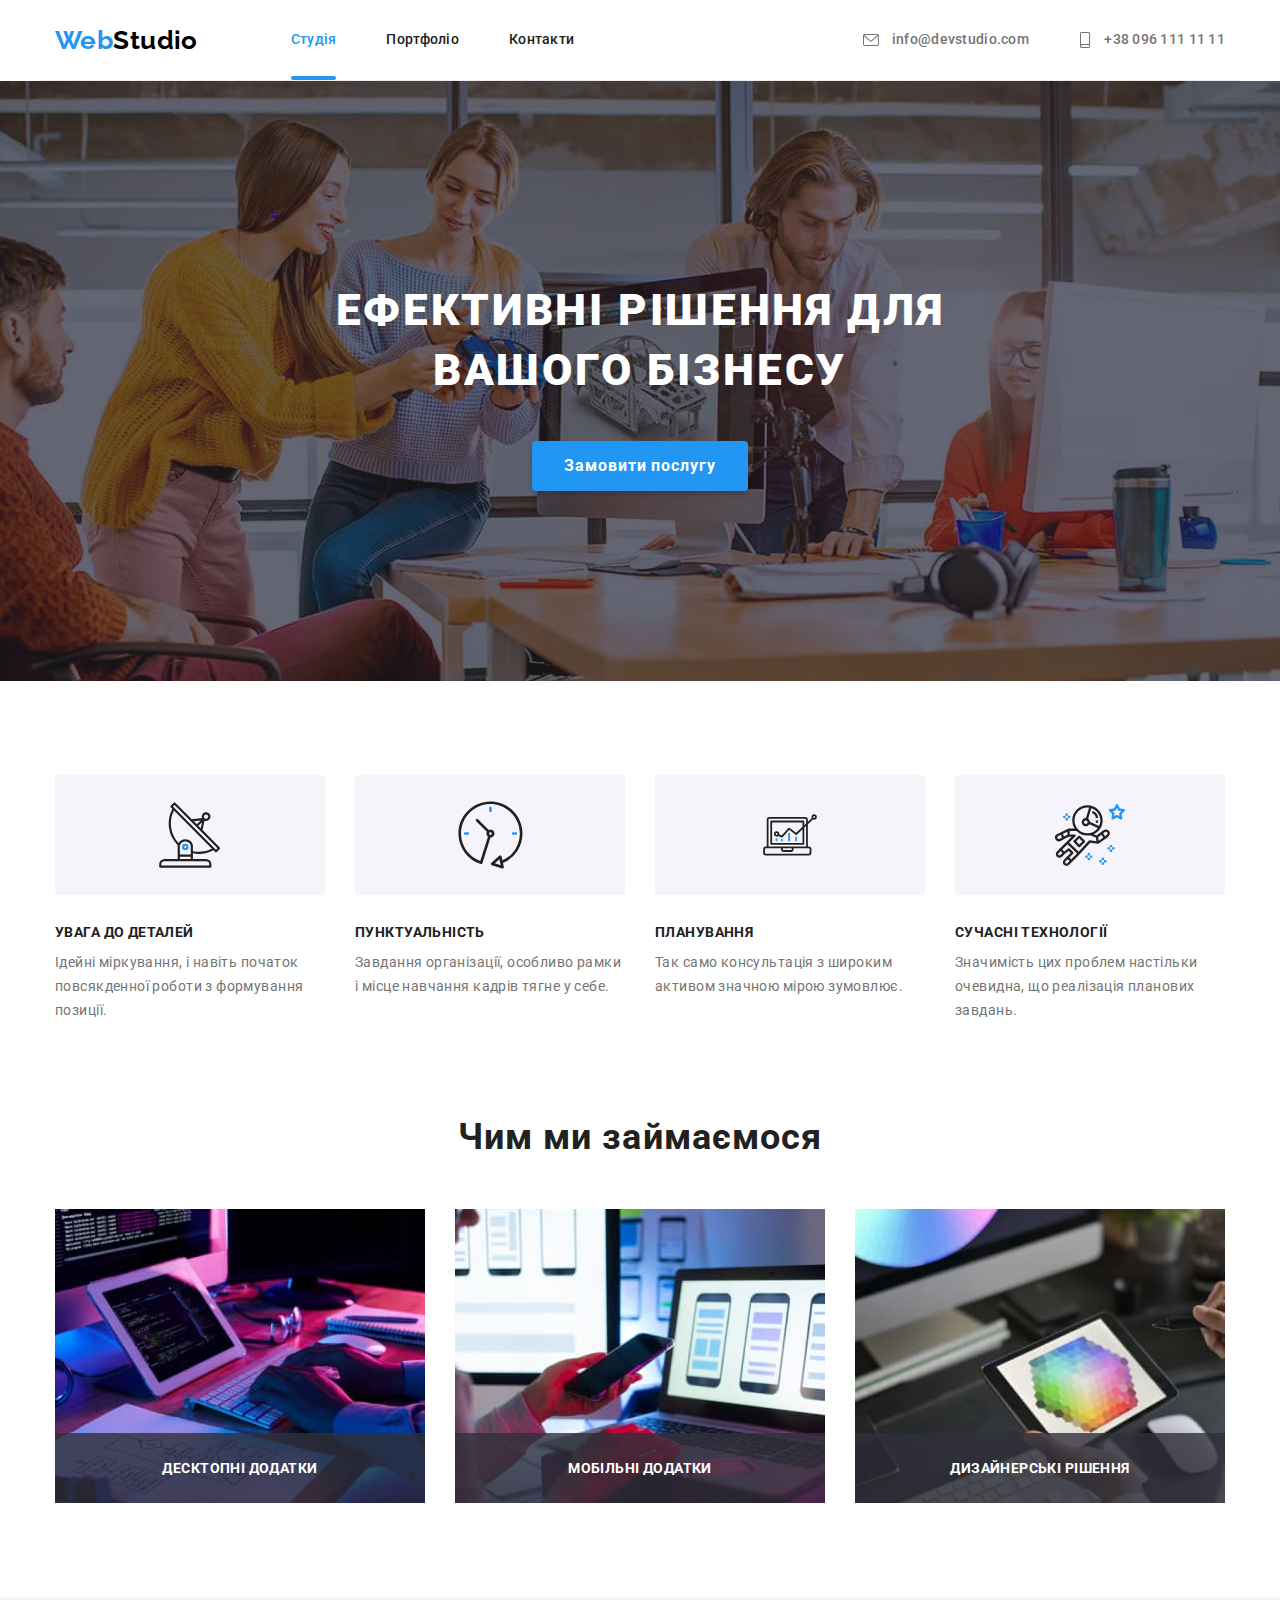
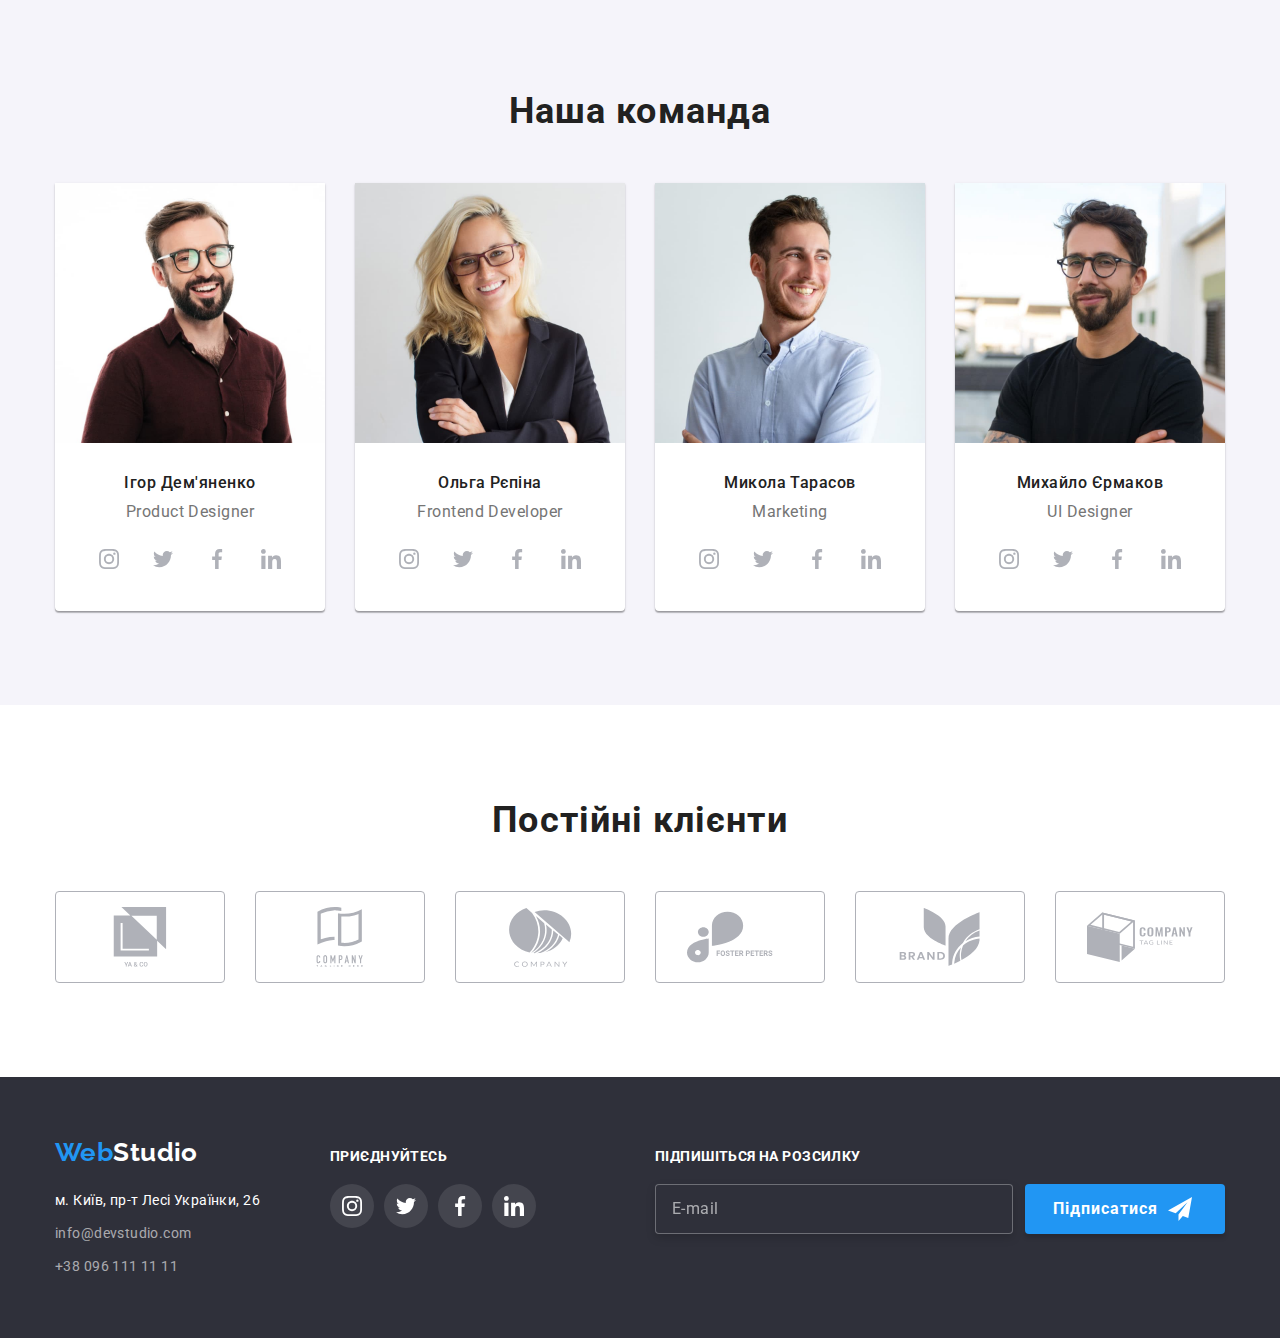
<file: index.html>
<!DOCTYPE html>
<html lang="uk">
  <head>
    <meta charset="UTF-8" />
    <meta name="viewport" content="width=device-width, initial-scale=1.0" />
    <link type="images/icons" sizes="96x96" rel="icon" href="/images/icons/icons8-keyshot-96.png" />
    <link rel="preconnect" href="https://fonts.googleapis.com" />
    <link rel="preconnect" href="https://fonts.gstatic.com" crossorigin />
    <link
      href="https://fonts.googleapis.com/css2?family=Raleway:wght@700&family=Roboto:wght@400;500;700;900&display=swap"
      rel="stylesheet"
    />
    <link
      rel="stylesheet"
      href="https://cdnjs.cloudflare.com/ajax/libs/modern-normalize/1.1.0/modern-normalize.min.css"
    />
    <link rel="stylesheet" href="./css/main.min.css" />
    <title>Студія</title>
  </head>
  <body>
    <!-- Header -->
    <header>
      <div class="header-nav container">
        <!-- Main navigation -->
        <nav class="nav-menu">
          <a href="index.html" class="logo"><span class="logo-color">Web</span>Studio</a>
          <ul class="nav-list">
            <li class="nav-list__item">
              <a href="./index.html" class="nav-list__link studio current">Студія</a>
            </li>
            <li class="nav-list__item">
              <a href="./portfolio.html" class="nav-list__link">Портфоліо</a>
            </li>
            <li class="nav-list__item">
              <a href="./index.html" class="nav-list__link">Контакти</a>
            </li>
          </ul>
        </nav>
        <ul class="contacts">
          <li class="contacts__item">
            <a class="contacts__link" href="mailto:info@devstudio.com">
              <svg class="contacts__svg" width="16" height="12">
                <use class="header-icon" href="./images/icons.svg#icon-mail"></use>
              </svg>
              info@devstudio.com
            </a>
          </li>
          <li class="contacts__item">
            <a class="contacts__link" href="tel:+380961111111">
              <svg class="contacts__svg" width="12" height="16">
                <use class="header-icon" href="./images/icons.svg#icon-smartphone"></use>
              </svg>
              +38 096 111 11 11
            </a>
          </li>
        </ul>
      </div>
    </header>
    <!-- Main -->
    <main>
      <!-- Hero -->
      <section class="hero">
        <div class="container">
          <h1 class="hero-title">Ефективні рішення для вашого бізнесу</h1>
          <button data-open-modal class="button-hero" type="button">Замовити послугу</button>
        </div>
      </section>

      <!-- Feature -->
      <section class="feature">
        <div class="container">
          <h2 class="feature-title visually-hidden">Особливості</h2>

          <ul class="feature-list">

            <li class="feature-list__item">
              <div class="feature-list__svg">
                <svg class="" width="65.32" height="70">
                  <use href="./images/icons.svg#icon-antenna"></use>
                </svg>
              </div>
              <h3 class="feature-lable">Увага до деталей</h3>
              <p class="feature-text">
                Ідейні міркування, і навіть початок повсякденної роботи з формування позиції.
              </p>
            </li>

            <li class="feature-list__item">
              <div class="feature-list__svg">
                <svg class="" width="66.96" height="70">
                  <use href="./images/icons.svg#icon-clock"></use>
                </svg>
              </div>
              <h3 class="feature-lable">Пунктуальність</h3>
              <p class="feature-text">
                Завдання організації, особливо рамки і місце навчання кадрів тягне у себе.
              </p>
            </li>

            <li class="feature-list__item">
              <div class="feature-list__svg">
                <svg class="" width="70" height="53.69">
                  <use href="./images/icons.svg#icon-diagram"></use>
                </svg>
              </div>
              <h3 class="feature-lable">Планування</h3>
              <p class="feature-text">Так само консультація з широким активом значною мірою зумовлює.</p>
            </li>
            <li class="feature-list__item">
              <div class="feature-list__svg">
                <svg class="" width="70" height="70">
                  <use href="./images/icons.svg#icon-astronaut"></use>
                </svg>
              </div>
              <h3 class="feature-lable">Сучасні технології</h3>
              <p class="feature-text">
                Значимість цих проблем настільки очевидна, що реалізація планових завдань.
              </p>
            </li>

          </ul>
        </div>
      </section>
      <!-- Activity -->
      <section class="activity">
        <div class="container">
          <h2 class="activity-title">Чим ми займаємося</h2>
          <ul class="activity-list">
            <li class="activity-list__item">
              <div class="activity-list__element">
                <img src="images/box/box1.jpg" alt="Десктопні додатки" class="box" width="370" />
                <p class="activity-list__text">Десктопні додатки</p>
              </div>
            </li>
            <li class="activity-list__item">
              <div class="activity-list__element">
                <img src="images/box/box2.jpg" alt="Мобільні додатки" class="box" width="370" />
                <p class="activity-list__text">Мобільні додатки</p>
              </div>
            </li>
            <li class="activity-list__item">
              <div class="activity-list__element">
                <img src="images/box/box3.jpg" alt="Дизайнерські рішення" class="box" width="370" />
                <p class="activity-list__text">Дизайнерські рішення</p>
              </div>
            </li>
          </ul>
        </div>
      </section>
      <!-- Us team -->
      <section class="team">
        <div class="container">
          <h2 class="team-title">Наша команда</h2>
          <ul class="team-list">
            <li class="team-list__item item">
              <img
                src="images/team/team1.jpg"
                alt="Ігор Дем'яненко"
                class="photo"
                width="270"
                height="260"
              />
              <div class="team-list__social ">
                <h3 class="team-list_lable">Ігор Дем'яненко</h3>
                <p class="team-list__text" lang="en">Product Designer</p>
                <ul class="team-social">
                  <li class="team-social__item">
                    <a class="team-social__link" href="">
                      <svg width="20" height="20">
                        <use href="./images/icons.svg#icon-instagram"></use>
                      </svg>
                    </a>
                  </li>
                  <li class="team-social__item">
                    <a class="team-social__link" href="">
                      <svg width="20" height="20">
                        <use href="./images/icons.svg#icon-twitter"></use>
                      </svg>
                    </a>
                  </li>
                  <li class="team-social__item">
                    <a class="team-social__link" href="">
                      <svg width="20" height="20">
                        <use href="./images/icons.svg#icon-facebook"></use>
                      </svg>
                    </a>
                  </li>
                  <li class="team-social__item">
                    <a class="team-social__link" href="">
                      <svg width="20" height="20">
                        <use href="./images/icons.svg#icon-linkedin"></use>
                      </svg>
                    </a>
                  </li>
                </ul>
              </div>
            </li>
            <li class="team-list__item">
              <img
                src="images/team/team2.jpg"
                alt="Ольга Рєпіна"
                class="photo"
                width="270"
                height="260"
              />
              <div class="team-list__social">
                <h3 class="team-list_lable">Ольга Рєпіна</h3>
                <p class="team-list__text" lang="en">Frontend Developer</p>
                <ul class="team-social">
                  <li class="team-social__item">
                    <a class="team-social__link" href="">
                      <svg width="20" height="20">
                        <use href="./images/icons.svg#icon-instagram"></use>
                      </svg>
                    </a>
                  </li>
                  <li class="team-social__item">
                    <a class="team-social__link" href="">
                      <svg width="20" height="20">
                        <use href="./images/icons.svg#icon-twitter"></use>
                      </svg>
                    </a>
                  </li>
                  <li class="team-social__item">
                    <a class="team-social__link" href="">
                      <svg width="20" height="20">
                        <use href="./images/icons.svg#icon-facebook"></use>
                      </svg>
                    </a>
                  </li>
                  <li class="team-social__item">
                    <a class="team-social__link" href="">
                      <svg width="20" height="20">
                        <use href="./images/icons.svg#icon-linkedin"></use>
                      </svg>
                    </a>
                  </li>
                </ul>
              </div>
            </li>
            <li class="team-list__item">
              <img
                src="images/team/team3.jpg"
                alt="Микола Тарасов"
                class="photo"
                width="270"
                height="260"
              />
              <div class="team-list__social">
                <h3 class="team-list_lable">Микола Тарасов</h3>
                <p class="team-list__text" lang="en">Marketing</p>
                <ul class="team-social">
                  <li class="team-social__item">
                    <a class="team-social__link" href="">
                      <svg width="20" height="20">
                        <use href="./images/icons.svg#icon-instagram"></use>
                      </svg>
                    </a>
                  </li>
                  <li class="team-social__item">
                    <a class="team-social__link" href="">
                      <svg width="20" height="20">
                        <use href="./images/icons.svg#icon-twitter"></use>
                      </svg>
                    </a>
                  </li>
                  <li class="team-social__item">
                    <a class="team-social__link" href="">
                      <svg width="20" height="20">
                        <use href="./images/icons.svg#icon-facebook"></use>
                      </svg>
                    </a>
                  </li>
                  <li class="team-social__item">
                    <a class="team-social__link" href="">
                      <svg width="20" height="20">
                        <use href="./images/icons.svg#icon-linkedin"></use>
                      </svg>
                    </a>
                  </li>
                </ul>
              </div>
            </li>
            <li class="team-list__item">
              <img
                src="images/team/team4.jpg"
                alt="Михайло Єрмаков"
                class="photo"
                width="270"
                height="260"
              />
              <div class="team-list__social">
                <h3 class="team-list_lable">Михайло Єрмаков</h3>
                <p class="team-list__text" lang="en">UI Designer</p>
                <ul class="team-social">
                  <li class="team-social__item">
                    <a class="team-social__link" href="">
                      <svg width="20" height="20">
                        <use href="./images/icons.svg#icon-instagram"></use>
                      </svg>
                    </a>
                  </li>
                  <li class="team-social__item">
                    <a class="team-social__link" href="">
                      <svg width="20" height="20">
                        <use href="./images/icons.svg#icon-twitter"></use>
                      </svg>
                    </a>
                  </li>
                  <li class="team-social__item">
                    <a class="team-social__link" href="">
                      <svg width="20" height="20">
                        <use href="./images/icons.svg#icon-facebook"></use>
                      </svg>
                    </a>
                  </li>
                  <li class="team-social__item">
                    <a class="team-social__link" href="">
                      <svg width="20" height="20">
                        <use href="./images/icons.svg#icon-linkedin"></use>
                      </svg>
                    </a>
                  </li>
                </ul>
              </div>
            </li>
          </ul>
        </div>
      </section>
      <!-- Clients -->
      <section class="clients section">
        <div class="container">
          <h2 class="clients-title">Постійні клієнти</h2>
          <ul class="clients-list">
            <li class="clients-list__item">
              <a class="clients-list__link" href="#">
                <svg class="clients-list__icon" width="106" height="60">
                  <use href="./images/icons.svg#icon-client1"></use>
                </svg>
              </a>
            </li>
            <li class="clients-list__item">
              <a class="clients-list__link" href="#">
                <svg class="clients-list__icon" width="106" height="60">
                  <use href="./images/icons.svg#icon-client2"></use>
                </svg>
              </a>
            </li>
            <li class="clients-list__item">
              <a class="clients-list__link" href="#">
                <svg class="clients-list__icon" width="106" height="60">
                  <use href="./images/icons.svg#icon-client3"></use>
                </svg>
              </a>
            </li>
            <li class="clients-list__item">
              <a class="clients-list__link" href="#">
                <svg class="clients-list__icon" width="106" height="60">
                  <use href="./images/icons.svg#icon-client4"></use>
                </svg>
              </a>
            </li>
            <li class="clients-list__item">
              <a class="clients-list__link" href="#">
                <svg class="clients-list__icon" width="106" height="60">
                  <use href="./images/icons.svg#icon-client5"></use>
                </svg>
              </a>
            </li>
            <li class="clients-list__item">
              <a class="clients-list__link" href="#">
                <svg class="clients-list__icon" width="106" height="60">
                  <use href="./images/icons.svg#icon-client6"></use>
                </svg>
              </a>
            </li>
          </ul>
        </div>
      </section>
    </main>
    <!-- FOOTER -->
    <footer class="footer">
      <!-- Footer Address -->
      <div class="container">
        <div class="footer-contacts">
          <a href="index.html" class="logo-footer logo" lang="en"
            ><span class="logo-color">Web</span><span class="logo-color2">Studio</span></a
          >
          <address>
            <ul class="nodecor footer-contacts-list">
              <li class="footer-contacts-list__item">
                <a
                  href="https://goo.gl/maps/6Eq97cpLvWqihNQf9"
                  target="_blank"
                  rel="noopener noreferrer"
                  class="footer-contacts__address"
                  >м. Київ, пр-т Лесі Українки, 26</a
                >
              </li>
              <li class="footer-contacts-list__item">
                <a href="mailto:binfo@devstudio.com" class="footer-contacts__link"
                  >info@devstudio.com
                </a>
              </li>
              <li class="footer-contacts-list__item">
                <a href="tel:+380961111111" class="footer-contacts__link"
                  >+38 096 111 11 11</a
                >
              </li>
            </ul>
          </address>
        </div>
<!-- Footer Social -->
        <div class="footer-soc">
          <p class="footer-soc__text">приєднуйтесь</p>
          <ul class="footer-soc-list">
            <li class="footer-soc-list__item">
              <a class="footer-soc__link" href="">
                <svg class="footer-soc__icon" width="20" height="20">
                  <use href="./images/icons.svg#icon-instagram"></use>
                </svg>
              </a>
            </li>
            <li class="footer-soc-list__item">
              <a class="footer-soc__link" href="">
                <svg class="footer-soc__icon" width="20" height="20">
                  <use href="./images/icons.svg#icon-twitter"></use>
                </svg>
              </a>
            </li>
            <li class="footer-soc-list__item">
              <a class="footer-soc__link" href="">
                <svg class="footer-soc__icon" width="20" height="20">
                  <use href="./images/icons.svg#icon-facebook"></use>
                </svg>
              </a>
            </li>
            <li class="footer-soc-list__item">
              <a class="footer-soc__link" href="">
                <svg class="footer-soc__icon" width="20" height="20">
                  <use href="./images/icons.svg#icon-linkedin"></use>
                </svg>
              </a>
            </li>
          </ul>
        </div>

<!-- Footer form & Button -->
        <form class="footer-form-box">
          <p class="footer-form__text">Підпишіться на розсилку</p>

          <div class="footer-form">
            <label class="">
              <input class="footer-form__input" type="email" name="mail" placeholder="E-mail" />
            </label>
            <button class="button-footer" type="submit">
              Підписатися

              <svg class="button-footer__icon" width="24" height="24">
                <use href="./images/icons.svg#icon-send"></use>
              </svg>
            </button>
          </div>
        </form>
      </div>
    </footer>

    <!-- Modal Window -->
    <div data-modal class="backdrop is-hidden">
      <div class="modal">
        <button data-close-modal class="modal-small-button">
          <svg class="" width="20" height="20">
            <use class="modal-button__icon" href="./images/icons.svg#icon-close"></use>
          </svg>
        </button>

        <!-- Text modal window -->
        <form class="js-speaker-form">
          <p class="modal-title">Залиште свої дані, ми вам передзвонимо</p>

          <label class="modal-field">
            <span class="modal-field__label">Ім'я</span>
            <input class="modal-field__input" type="text" name="name" placeholder=" " />

            <svg class="modal-field__icon" width="18" height="18">
              <use href="./images/icons.svg#icon-persone"></use>
            </svg>
          </label>

          <label class="modal-field">
            <span class="modal-field__label">Телефон</span>
            <input class="modal-field__input" type="tel" name="tel" placeholder=" " />

            <svg class="modal-field__icon" width="18" height="18">
              <use href="./images/icons.svg#icon-mobile"></use>
            </svg>
          </label>

          <label class="modal-field">
            <span class="modal-field__label"> Пошта</span>
            <input class=" modal-field__input" type="email" name="mail" placeholder=" " />

            <svg class="modal-field__icon" width="18" height="18">
              <use href="./images/icons.svg#icon-email"></use>
            </svg>
          </label>

          <div class="modal-field">
            <label for="comment">
              <span class="modal-field__label">Коментар</span>
            </label>
            <textarea
              class="comment"
              name="comment"
              id="comment"
              cols="30"
              rows="4"
              placeholder="Введіть текст"
            ></textarea>
          </div>

          <label class="modal-checkbox">
            <input class="modal-checkbox__input" type="checkbox" name="policy" value="policy" />
            <span class="modal-checkbox__icon"></span>
            Погоджуюся з розсилкою та приймаю
            <a href="#" class="dogovor"> <span>Умови договору</span></a>
          </label>

          <div>
            <button class="modal-button" type="submit">Відправити</button>
          </div>
        </form>
      </div>
    </div>
    <script src="./java/modal.js"></script>
    <script>
      (() => {
        document.querySelector('.js-speaker-form').addEventListener('submit', e => {
          e.preventDefault();

          new FormData(e.currentTarget).forEach((value, name) => console.log(`${name}: ${value}`));

          e.currentTarget.reset();
        });
      })();
    </script>
  </body>
</html>
</file>
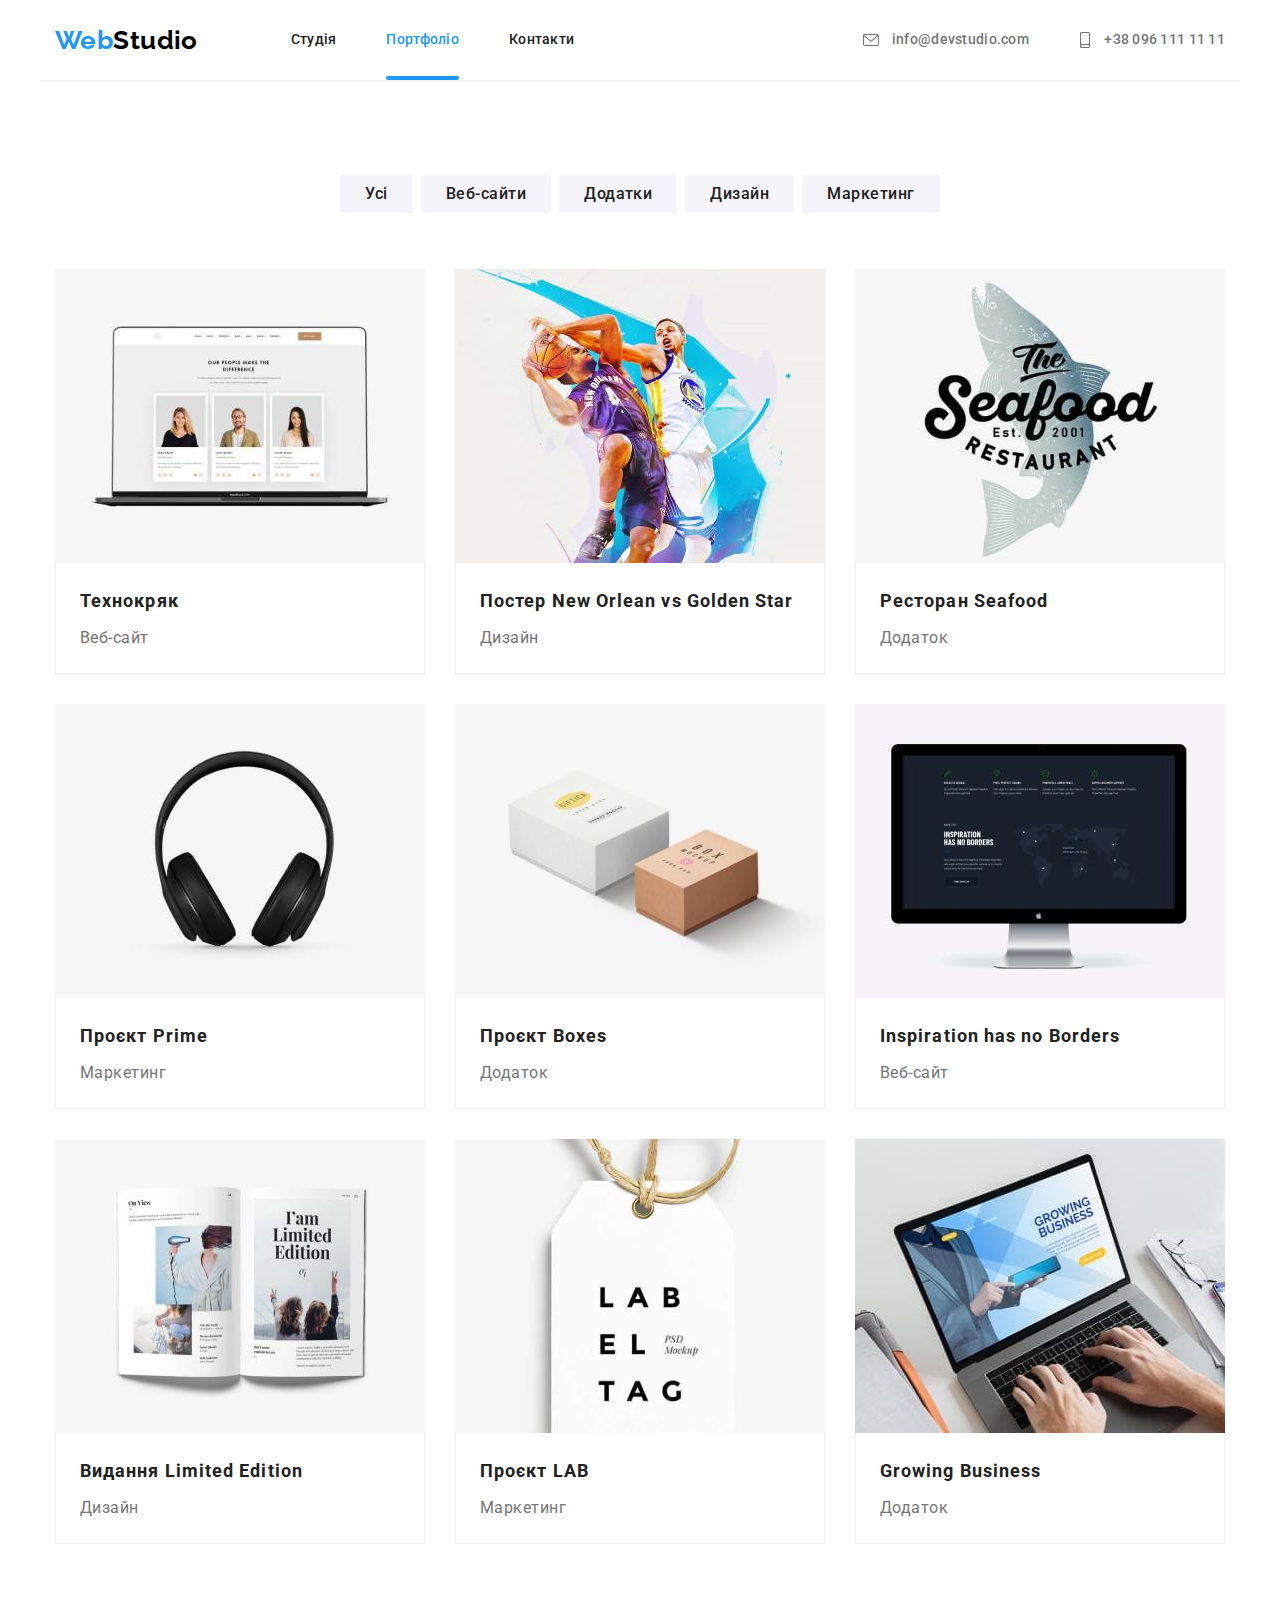
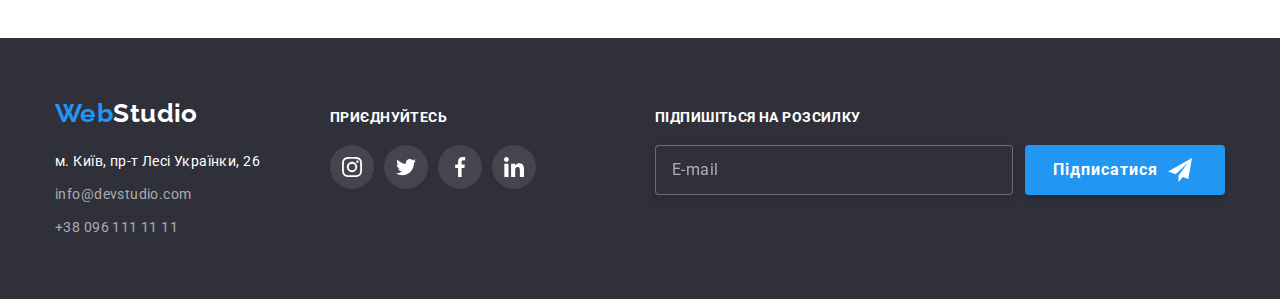
<file: portfolio.html>
<!DOCTYPE html>
<html lang="uk">
  <head>
    <meta charset="UTF-8" />
    <meta name="viewport" content="width=device-width, initial-scale=1.0" />
    <link type="images/icons" sizes="96x96" rel="icon" href="/images/icons/icons8-keyshot-96.png" />
    <link rel="preconnect" href="https://fonts.googleapis.com" />
    <link rel="preconnect" href="https://fonts.gstatic.com" crossorigin />
    <link
      href="https://fonts.googleapis.com/css2?family=Raleway:wght@700&family=Roboto:wght@400;500;700;900&display=swap"
      rel="stylesheet"
    />
    <link
      rel="stylesheet"
      href="https://cdnjs.cloudflare.com/ajax/libs/modern-normalize/1.1.0/modern-normalize.min.css"
    />
    <link rel="stylesheet" href="css/main.min.css" />
    <title>Портфоліо</title>
  </head>
  <body>
    <!-- Header -->
    <header>
      <div class="header-nav container">
        <!-- Main navigation -->
        <nav class="nav-menu">
          <a href="index.html" class="logo"><span class="logo-color">Web</span>Studio</a>
          <ul class="nav-list">
            <li class="nav-list__item">
              <a href="./index.html" class="nav-list__link">Студія</a>
            </li>
            <li class="nav-list__item">
              <a href="./portfolio.html" class="nav-list__link studio current">Портфоліо</a>
            </li>
            <li class="nav-list__item">
              <a href="./index.html" class="nav-list__link">Контакти</a>
            </li>
          </ul>
        </nav>
        <ul class="contacts">
          <li class="contacts__item">
            <a class="contacts__link" href="mailto:info@devstudio.com">
              <svg class="contacts__svg" width="16" height="12">
                <use class="header-icon" href="./images/icons.svg#icon-mail"></use>
              </svg>
              info@devstudio.com
            </a>
          </li>
          <li class="contacts__item">
            <a class="contacts__link" href="tel:+380961111111">
              <svg class="contacts__svg" width="12" height="16">
                <use class="header-icon" href="./images/icons.svg#icon-smartphone"></use>
              </svg>
              +38 096 111 11 11
            </a>
          </li>
        </ul>
      </div>
    </header>
    <main>
      <!-- Main -->
      <section class="portfolio">
        <div class="container">
          <h1 class="visually-hidden">Проекти</h1>
          <ul class="portfolio-list">
            <li class="portfolio-list__item"><button class="button-menu" type="button">Усі</button></li>
            <li class="portfolio-list__item">
              <button class="button-menu" type="button">Веб-сайти</button>
            </li>
            <li class="portfolio-list__item"><button class="button-menu" type="button">Додатки</button></li>
            <li class="portfolio-list__item"><button class="button-menu" type="button">Дизайн</button></li>
            <li class="portfolio-list__item">
              <button class="button-menu" type="button">Маркетинг</button>
            </li>
          </ul>
          <!-- Card-portfolio -->
          <h1 class="portfolio-title" hidden>Приклади проєктів</h1>

          <ul class="set-box">
            <li class="set-box__item">
              <a class="set-box__img" href=""
                >
                <div class="set-box__img">
                <img
                  src="images/page2/1.jpg"
                  alt="Технокряк"
                  class="photo"
                  width="370"
                  height="294"
                />
                <div class="set-box__position">
                <p class="set-box__text">
                  Ресурс пропонує комплексні пропозиції з різним рівнем функціоналу та сервісів. Все це дозволить відвідувачу отримати вичерпні відомості про компанію чи приватну особу.
                </p>
               </div>
              </div>
                <div class="card-box">
                  <h2 class="card-box__title">Технокряк</h2>
                  <p class="card-box__text">Веб-сайт</p>
                </div>
              </a>
            </li>
            <li class="set-box__item">
              <a class="set-box__img" href=""
                >
                <div class="set-box__img">
                <img
                  src="images/page2/2.jpg"
                  alt="Постер New Orlean vs Golden Star"
                  class="photo"
                  width="370"
                  height="294"
                />
                <div class="set-box__position">
                <p class="set-box__text">
                  Ресурс пропонує комплексні пропозиції з різним рівнем функціоналу та сервісів. Все це дозволить відвідувачу отримати вичерпні відомості про компанію чи приватну особу.
                </p>
               </div>
              </div>
                <div class="card-box">
                  <h2 class="card-box__title">Постер New Orlean vs Golden Star</h2>
                  <p class="card-box__text">Дизайн</p>
                </div></a
              >
            </li>
            <li class="set-box__item">
              <a class="set-box__img" href=""
                >
                <div class="set-box__img">
                <img
                  src="images/page2/3.jpg"
                  alt="Ресторан Seafood"
                  class="photo"
                  width="370"
                  height="294"
                />
                <div class="set-box__position">
                <p class="set-box__text">
                  Ресурс пропонує комплексні пропозиції з різним рівнем функціоналу та сервісів. Все це дозволить відвідувачу отримати вичерпні відомості про компанію чи приватну особу.
                </p>
               </div>
              </div>
                <div class="card-box">
                  <h2 class="card-box__title">Ресторан Seafood</h2>
                  <p class="card-box__text">Додаток</p>
                </div></a
              >
            </li>
            <li class="set-box__item">
              <a class="set-box__img" href=""
                >
                <div class="set-box__img">
                <img
                  src="images/page2/4.jpg"
                  alt="Проєкт Prime"
                  class="photo"
                  width="370"
                  height="294"
                />
                <div class="set-box__position">
                <p class="set-box__text">
                  Ресурс пропонує комплексні пропозиції з різним рівнем функціоналу та сервісів. Все це дозволить відвідувачу отримати вичерпні відомості про компанію чи приватну особу.
                </p>
               </div>
              </div>
                <div class="card-box">
                  <h2 class="card-box__title">Проєкт Prime</h2>
                  <p class="card-box__text">Маркетинг</p>
                </div></a
              >
            </li>
            <li class="set-box__item">
              <a class="set-box__img" href=""
                >
                <div class="set-box__img">
                <img
                  src="images/page2/5.jpg"
                  alt="Проєкт Boxes"
                  class="photo"
                  width="370"
                  height="294"
                />
                <div class="set-box__position">
                <p class="set-box__text">
                  Ресурс пропонує комплексні пропозиції з різним рівнем функціоналу та сервісів. Все це дозволить відвідувачу отримати вичерпні відомості про компанію чи приватну особу.
                </p>
               </div>
              </div>
                <div class="card-box">
                  <h2 class="card-box__title">Проєкт Boxes</h2>
                  <p class="card-box__text">Додаток</p>
                </div></a
              >
            </li>

            <li class="set-box__item">
              
              <a class="set-box__img" href=""
                >
                <div class="set-box__img">
                <img
                  src="images/page2/6.jpg"
                  alt="Inspiration has no Borders"
                  class="photo"
                  width="370"
                  height="294"
                />
                <div class="set-box__position">
                <p class="set-box__text">
                  Ресурс пропонує комплексні пропозиції з різним рівнем функціоналу та сервісів. Все це дозволить відвідувачу отримати вичерпні відомості про компанію чи приватну особу.
                </p>
               </div>
              </div>
                <div class="card-box">
                  <h2 class="card-box__title">Inspiration has no Borders</h2>
                  <p class="card-box__text">Веб-сайт</p>
                </div></a
              >
            </li>
            <li class="set-box__item">
          
              <a class="set-box__img" href=""
                >
                <div class="set-box__img">
                <img
                  src="images/page2/7.jpg"
                  alt="Видання Limited Edition"
                  class="photo"
                  width="370"
                  height="294"
                />
                <div class="set-box__position">
                <p class="set-box__text">
                  Ресурс пропонує комплексні пропозиції з різним рівнем функціоналу та сервісів. Все це дозволить відвідувачу отримати вичерпні відомості про компанію чи приватну особу.
                </p>
               </div>
              </div>
                <div class="card-box">
                  <h2 class="card-box__title">Видання Limited Edition</h2>
                  <p class="card-box__text">Дизайн</p>
                </div></a
              >
            </li>
            <li class="set-box__item">
              
              <a class="set-box__img" href=""
                >
                <div class="set-box__img">
                <img
                  src="images/page2/8.jpg"
                  alt="Проєкт LAB"
                  class="photo"
                  width="370"
                  height="294"
                />
                <div class="set-box__position">
                <p class="set-box__text">
                  Ресурс пропонує комплексні пропозиції з різним рівнем функціоналу та сервісів. Все це дозволить відвідувачу отримати вичерпні відомості про компанію чи приватну особу.
                </p>
               </div>
              </div>
                <div class="card-box">
                  <h2 class="card-box__title">Проєкт LAB</h2>
                  <p class="card-box__text">Маркетинг</p>
                </div></a
              >
            </li>
            <li class="set-box__item">
              
              <a class="set-box__img" href=""
                >
                <div class="set-box__img">
                <img
                  src="images/page2/9.jpg"
                  alt="Growing Business"
                  class="photo"
                  width="370"
                  height="294"
                />
                <div class="set-box__position">
                <p class="set-box__text">
                  Ресурс пропонує комплексні пропозиції з різним рівнем функціоналу та сервісів. Все це дозволить відвідувачу отримати вичерпні відомості про компанію чи приватну особу.
                </p>
               </div>
              </div>
                <div class="card-box">
                  <h2 class="card-box__title">Growing Business</h2>
                  <p class="card-box__text">Додаток</p>
                </div></a
              >
            </li>
          </ul>
        </div>
      </section>
    </main>

   <!-- FOOTER -->
   <footer class="footer">
    <!-- Footer Address -->
    <div class="container">
      <div class="footer-contacts">
        <a href="index.html" class="logo-footer logo" lang="en"
          ><span class="logo-color">Web</span><span class="logo-color2">Studio</span></a
        >
        <address>
          <ul class="nodecor footer-contacts-list">
            <li class="footer-contacts-list__item">
              <a
                href="https://goo.gl/maps/6Eq97cpLvWqihNQf9"
                target="_blank"
                rel="noopener noreferrer"
                class="footer-contacts__address"
                >м. Київ, пр-т Лесі Українки, 26</a
              >
            </li>
            <li class="footer-contacts-list__item">
              <a href="mailto:binfo@devstudio.com" class="footer-contacts__link"
                >info@devstudio.com
              </a>
            </li>
            <li class="footer-contacts-list__item">
              <a href="tel:+380961111111" class="footer-contacts__link"
                >+38 096 111 11 11</a
              >
            </li>
          </ul>
        </address>
      </div>
<!-- Footer Social -->
      <div class="footer-soc">
        <p class="footer-soc__text">приєднуйтесь</p>
        <ul class="footer-soc-list">
          <li class="footer-soc-list__item">
            <a class="footer-soc__link" href="">
              <svg class="footer-soc__icon" width="20" height="20">
                <use href="./images/icons.svg#icon-instagram"></use>
              </svg>
            </a>
          </li>
          <li class="footer-soc-list__item">
            <a class="footer-soc__link" href="">
              <svg class="footer-soc__icon" width="20" height="20">
                <use href="./images/icons.svg#icon-twitter"></use>
              </svg>
            </a>
          </li>
          <li class="footer-soc-list__item">
            <a class="footer-soc__link" href="">
              <svg class="footer-soc__icon" width="20" height="20">
                <use href="./images/icons.svg#icon-facebook"></use>
              </svg>
            </a>
          </li>
          <li class="footer-soc-list__item">
            <a class="footer-soc__link" href="">
              <svg class="footer-soc__icon" width="20" height="20">
                <use href="./images/icons.svg#icon-linkedin"></use>
              </svg>
            </a>
          </li>
        </ul>
      </div>

<!-- Footer form & Button -->
      <form class="footer-form-box">
        <p class="footer-form__text">Підпишіться на розсилку</p>

        <div class="footer-form">
          <label class="">
            <input class="footer-form__input" type="email" name="mail" placeholder="E-mail" />
          </label>
          <button class="button-footer" type="submit">
            Підписатися

            <svg class="button-footer__icon" width="24" height="24">
              <use href="./images/icons.svg#icon-send"></use>
            </svg>
          </button>
        </div>
      </form>
    </div>
  </footer>
  </body>
</html>
</file>
<file: css/main.min.css>
ul,li{margin:0;padding:0;list-style:none}a,h1,h2,h3,p{margin:0}.studio.current,.portfolio.current,.contacts.current{color:var(--brand-blue)}img{display:block;width:100%;height:auto}body{font-family:"Roboto",sans-serif;color:var(--brand-body);font-size:14px;font-weight:400;line-height:1.7142857143;letter-spacing:.03em;font-style:normal}.container{padding-left:15px;padding-right:15px;width:1200px;margin:0 auto}:root{--brand-body: #757575;--brand-blue: #2196f3;--brand-black: #212121;--brand-white: #ffffff;--button-main-color: #188ce8;--brand-background: #2f303a;--brand-background2: #f5f4fa;--brand-logo: #000000;--brand-color-border: #eeeeee;--color-border-grey: #afb1b8;--brand-footer: rgba(255, 255, 255, 0.6);--hero-background-fon: rgba(47, 48, 58, 0.4);--background-position: rgba(47, 48, 58, 0.8);--background-position-portfolio: rgba(33, 150, 243, 0.9);--timing-function: cubic-bezier(0.4, 0, 0.2, 1);--timer: 250ms}.visually-hidden{position:absolute;white-space:nowrap;width:1px;height:1px;overflow:hidden;border:0;padding:0;clip:rect(0 0 0 0);-webkit-clip-path:inset(50%);clip-path:inset(50%);margin:-1px}.button-menu,.modal-small-button,.team-social__link,.modal-checkbox__icon,.comment,.modal-field__icon,.modal-field__input,.footer-soc__link,.footer-contacts__address,.footer-contacts__link,.clients-list__link,.link,.contacts__link,.nav-list__link{-webkit-transition-property:color,border,fill,background-color,-webkit-box-shadow;transition-property:color,border,fill,background-color,-webkit-box-shadow;transition-property:color,border,fill,background-color,box-shadow;transition-property:color,border,fill,background-color,box-shadow,-webkit-box-shadow;-webkit-transition-duration:var(--timer);transition-duration:var(--timer);-webkit-transition-timing-function:var(--timing-function);transition-timing-function:var(--timing-function)}.set-box__img,.footer-contacts__address,.footer-contacts__link,.link,.contacts__link,.nav-list__link,.logo{text-decoration:none}.modal-button,.button-footer,.button-hero{display:-webkit-box;display:-ms-flexbox;display:flex;-webkit-box-align:center;-ms-flex-align:center;align-items:center;text-align:center;background-color:var(--brand-blue);-webkit-box-shadow:0px 4px 4px rgba(0,0,0,.15);box-shadow:0px 4px 4px rgba(0,0,0,.15);color:var(--brand-white);font-weight:700;font-size:16px;line-height:1.875;letter-spacing:.06em;border-radius:4px;border:none;margin-left:auto;margin-right:auto;cursor:pointer;-webkit-transition:background-color --var(--timer) var(--timing-function);transition:background-color --var(--timer) var(--timing-function)}.logo{font-family:raleway;color:var(--brand-logo);font-weight:700;font-size:26px;line-height:1.19}.logo-color{color:var(--brand-blue)}.logo-color2{color:var(--brand-white);margin-bottom:10px}.nav-menu{display:-webkit-box;display:-ms-flexbox;display:flex;-webkit-box-pack:center;-ms-flex-pack:center;justify-content:center;-webkit-box-align:center;-ms-flex-align:center;align-items:center}.header-nav{border-bottom:1px solid #ececec;display:-webkit-box;display:-ms-flexbox;display:flex}.nav-list{display:-webkit-box;display:-ms-flexbox;display:flex;margin-left:93px}.nav-list__item:not(:last-child){margin-right:50px}.nav-list__link{display:block;padding-top:32px;padding-bottom:32px;color:var(--brand-black);font-weight:500;font-size:14px;line-height:1.1;letter-spacing:.02em;position:relative}.nav-list__link:hover,.nav-list__link:focus{color:var(--brand-blue)}.nav-list__link::after{content:"";display:block;width:100%;height:4px;background-color:var(--brand-blue);position:absolute;bottom:0;border-radius:2px;opacity:0}.nav-list__link.current::after{opacity:1}.contacts{display:-webkit-box;display:-ms-flexbox;display:flex;margin-left:auto}.contacts__item+.contacts__item{margin-left:50px}.contacts__link{display:block;-webkit-box-pack:none;-ms-flex-pack:none;justify-content:none;-webkit-box-align:center;-ms-flex-align:center;align-items:center;padding-top:32px;padding-bottom:32px}.contacts__link:hover,.contacts__link:focus{color:var(--brand-blue)}.link,.contacts__link{color:var(--brand-body);font-weight:500;font-size:14px;line-height:1.1;letter-spacing:.02em}.contacts__svg{fill:currentColor;margin-right:10px;vertical-align:middle;-webkit-box-align:center;-ms-flex-align:center;align-items:center}.hero{background-color:var(--brand-background);background-image:-webkit-gradient(linear, left top, right top, from(var(--hero-background-fon)), to(var(--hero-background-fon))),url(../images/hero.jpg);background-image:linear-gradient(to right, var(--hero-background-fon), var(--hero-background-fon)),url(../images/hero.jpg);padding-top:200px;padding-bottom:200px;text-align:center;max-width:1600px;height:600px;margin-left:auto;margin-right:auto;background-position:center;background-repeat:no-repeat;background-size:cover}.hero-title{color:var(--brand-white);font-weight:900;font-size:44px;line-height:1.36;letter-spacing:.06em;text-transform:uppercase;margin-left:auto;margin-right:auto;margin-top:0px;margin-bottom:40px;width:696px;text-align:center}.activity{padding-bottom:94px}.activity-title{color:var(--brand-black);font-weight:700;font-size:36px;line-height:1.16;letter-spacing:.03em;margin-bottom:50px;text-align:center}.activity-list__text{font-weight:700;font-size:14px;line-height:1.1428571429;text-align:center;letter-spacing:.03em;text-transform:uppercase;color:var(--brand-white)}.activity-list__element{position:relative}.activity-list__element p{display:-webkit-box;display:-ms-flexbox;display:flex;-webkit-box-pack:center;-ms-flex-pack:center;justify-content:center;-webkit-box-align:center;-ms-flex-align:center;align-items:center;background:var(--background-position);width:100%;height:70px;position:absolute;bottom:0;right:0}.activity-list,.team-list{display:-webkit-box;display:-ms-flexbox;display:flex}.activity-list__item:not(:last-child),.team-list__item:not(:last-child),.clients-list .item:not(:last-child){margin-right:30px}.clients-title{font-weight:700;font-size:36px;line-height:42px;text-align:center;letter-spacing:.03em;color:var(--brand-black);margin-bottom:50px}.clients-list{display:-webkit-box;display:-ms-flexbox;display:flex}.clients-list__link{display:-webkit-box;display:-ms-flexbox;display:flex;-webkit-box-pack:center;-ms-flex-pack:center;justify-content:center;-webkit-box-align:center;-ms-flex-align:center;align-items:center;border:1px solid var(--color-border-grey);border-radius:4px;height:92px;width:170px;fill:var(--color-border-grey)}.clients-list__link:hover,.clients-list__link:focus,.clients-list__link .clients-list__icon:focus{border:1px solid var(--brand-blue);outline:none;fill:var(--brand-blue)}.clients-list__item:not(:last-child){margin-right:30px}.clients{padding-top:94px;padding-bottom:94px}.clients-list__link:hover,.clients-list__icon:hover{fill:var(--brand-blue)}.feature{padding-top:94px;padding-bottom:94px}.feature-list{display:-webkit-box;display:-ms-flexbox;display:flex}.feature-list__item{width:270px}.feature-list__item:not(:last-child){margin-right:30px}.feature-list__svg{display:-webkit-box;display:-ms-flexbox;display:flex;-webkit-box-pack:center;-ms-flex-pack:center;justify-content:center;-webkit-box-align:center;-ms-flex-align:center;align-items:center;height:120px;width:270px;margin-bottom:30px;background-color:var(--brand-background2);border-radius:4px}.feature-list__svg:not(:last-child){margin-right:30px}.feature-lable{color:var(--brand-black);font-weight:700;font-size:14px;line-height:1.14;letter-spacing:.03em;text-transform:uppercase;margin-bottom:10px}.feature-text{line-height:1.714;letter-spacing:.03em;text-align:left}.footer{padding-top:60px;padding-bottom:60px;background:var(--brand-background)}.footer-contacts__link{font-style:normal;color:var(--brand-footer);margin-bottom:9px}.footer-contacts__link:hover,.footer-contacts__link:focus{color:var(--brand-blue)}.footer-contacts__address{color:var(--brand-white);font-style:normal}.footer-contacts__address:hover,.footer-contacts__address:focus{color:var(--brand-blue)}.logo-footer{display:inline-block;margin-bottom:20px}.footer .container{display:-webkit-box;display:-ms-flexbox;display:flex;-webkit-box-align:baseline;-ms-flex-align:baseline;align-items:baseline}.footer-contacts{margin-right:70px}.footer-contacts-list{display:block}.footer-contacts-list__item:not(:last-child){margin-bottom:9px}.form-footer{margin-left:auto}.footer-form__text,.footer-soc__text{display:inline-block;font-weight:700;line-height:1.1428571429;text-transform:uppercase;color:var(--brand-white);margin-bottom:20px;margin-left:0px;margin-right:0px}.footer-soc-list{display:-webkit-box;display:-ms-flexbox;display:flex}.footer-soc__link{display:-webkit-box;display:-ms-flexbox;display:flex;-webkit-box-pack:center;-ms-flex-pack:center;justify-content:center;-webkit-box-align:center;-ms-flex-align:center;align-items:center;width:44px;height:44px;border-radius:50%;background-color:rgba(255,255,255,.1)}.footer-soc-list__item:not(:last-child){margin-right:10px}.footer-soc__link:hover,.footer-soc__link:focus{background-color:var(--brand-blue)}.footer-soc__icon{fill:var(--brand-white)}.backdrop{position:fixed;top:0;left:0;width:100%;height:100%;background-color:rgba(0,0,0,.2);-webkit-transition:opacity 250ms var(--timing-function);transition:opacity 250ms var(--timing-function);opacity:1}.backdrop.is-hidden{opacity:0;pointer-events:none}.backdrop.is-hidden .modal{-webkit-transform:translate(-50%, -70%) scale(1.1);transform:translate(-50%, -70%) scale(1.1)}.modal{padding:40px;position:absolute;left:50%;top:50%;background:var(--brand-white);-webkit-transform:translate(-50%, -50%) scale(1);transform:translate(-50%, -50%) scale(1);-webkit-box-shadow:0px 1px 3px rgba(0,0,0,.12),0px 1px 1px rgba(0,0,0,.14),0px 2px 1px rgba(0,0,0,.2);box-shadow:0px 1px 3px rgba(0,0,0,.12),0px 1px 1px rgba(0,0,0,.14),0px 2px 1px rgba(0,0,0,.2);border-radius:4px;-webkit-transition:-webkit-transform 250ms var(--timing-function);transition:-webkit-transform 250ms var(--timing-function);transition:transform 250ms var(--timing-function);transition:transform 250ms var(--timing-function), -webkit-transform 250ms var(--timing-function)}.modal-title{font-weight:700;font-size:20px;line-height:1.15;letter-spacing:.03em;margin-bottom:12px;text-align:center;color:var(--brand-black)}.modal-field{position:relative;margin-bottom:20px;display:-webkit-box;display:-ms-flexbox;display:flex;-webkit-box-orient:vertical;-webkit-box-direction:normal;-ms-flex-direction:column;flex-direction:column}.modal-field__input{width:448px;height:40px;padding-left:42px;border:1px solid rgba(33,33,33,.2);border-radius:4px}.modal-field__label{display:block;line-height:1.1666666667;letter-spacing:.01em;margin-bottom:4px;font-size:12px}.modal-field__icon{position:absolute;top:65%;left:14px;-webkit-transform:translateY(-50%);transform:translateY(-50%);-webkit-transition-property:fill;transition-property:fill}.modal-field__input:hover+.modal-field__icon,.modal-field:focus-within>.modal-field__icon{fill:var(--brand-blue)}.modal-field__input:hover,.modal-field__input:focus,.comment:hover,.comment:focus{outline:var(--button-main-color);border:1px solid var(--brand-blue);border-color:var(--brand-blue);border-radius:4px;cursor:pointer}.modal-field textarea::-webkit-input-placeholder{font-size:12px;font-weight:400;line-height:1.1666666667;letter-spacing:.01em;color:rgba(117,117,117,.5)}.modal-field textarea::-moz-placeholder{font-size:12px;font-weight:400;line-height:1.1666666667;letter-spacing:.01em;color:rgba(117,117,117,.5)}.modal-field textarea:-ms-input-placeholder{font-size:12px;font-weight:400;line-height:1.1666666667;letter-spacing:.01em;color:rgba(117,117,117,.5)}.modal-field textarea::-ms-input-placeholder{font-size:12px;font-weight:400;line-height:1.1666666667;letter-spacing:.01em;color:rgba(117,117,117,.5)}.modal-field textarea::placeholder{font-size:12px;font-weight:400;line-height:1.1666666667;letter-spacing:.01em;color:rgba(117,117,117,.5)}.comment{width:100%;min-height:120px;padding:12px 16px;resize:none;border:1px solid rgba(33,33,33,.2);border-radius:4px}.dogovor{margin-left:2px;color:var(--brand-blue)}.modal-checkbox{display:-webkit-box;display:-ms-flexbox;display:flex;-webkit-box-pack:center;-ms-flex-pack:center;justify-content:center;-webkit-box-align:center;-ms-flex-align:center;align-items:center;margin-bottom:30px}.modal-checkbox__input{position:absolute;width:1px;height:1px;margin:-1px;border:0;padding:0;clip:rect(0 0 0 0);overflow:hidden}.modal-checkbox__icon{display:inline-block;width:16px;height:15px;border:2px solid var(--brand-black);border-radius:2px;margin-right:7px}.modal-checkbox__input:checked+.modal-checkbox__icon{border-color:var(--brand-blue);background-color:var(--brand-blue);background-image:url("../images/check.svg");background-size:contain;background-origin:border-box}.team{padding-top:94px;padding-bottom:94px;background-color:var(--brand-background2)}.team-title{color:var(--brand-black);font-weight:700;font-size:36px;line-height:1.16;letter-spacing:.03em;margin-bottom:50px;text-align:center}.team-list__item .photo{margin-bottom:0px}.team-list__item{background-color:var(--brand-white);-webkit-box-shadow:0px 1px 3px rgba(0,0,0,.12),0px 1px 1px rgba(0,0,0,.14),0px 2px 1px rgba(0,0,0,.2);box-shadow:0px 1px 3px rgba(0,0,0,.12),0px 1px 1px rgba(0,0,0,.14),0px 2px 1px rgba(0,0,0,.2);border-radius:0px 0px 4px 4px}.team-list_lable{color:var(--brand-black);font-weight:500;font-size:16px;line-height:1.187;letter-spacing:.03em;margin-bottom:10px}.team-list__text{font-size:16px;line-height:1.187;letter-spacing:.03em}.team-list__social{padding-top:30px;padding-bottom:30px;text-align:center}.team-social{display:-webkit-box;display:-ms-flexbox;display:flex;-webkit-box-pack:center;-ms-flex-pack:center;justify-content:center;margin-top:16px}.team-social__link{display:-webkit-box;display:-ms-flexbox;display:flex;-webkit-box-pack:center;-ms-flex-pack:center;justify-content:center;-webkit-box-align:center;-ms-flex-align:center;align-items:center;width:44px;height:44px;border-radius:50%;background-color:var(--brand-white);fill:var(--color-border-grey);-webkit-transition-property:background-color,fill;transition-property:background-color,fill}.team-social__link:focus,.team-social__link:hover{outline:none;fill:var(--brand-white);background-color:var(--button-main-color)}.team-social__item:not(:last-child){margin-right:10px}.portfolio{padding-top:94px;padding-bottom:94px}.portfolio-list{display:-webkit-box;display:-ms-flexbox;display:flex;-webkit-box-pack:center;-ms-flex-pack:center;justify-content:center;margin-bottom:56px}.portfolio-list__item:not(:first-child){margin-left:8px}.set-box{display:-webkit-box;display:-ms-flexbox;display:flex;-ms-flex-wrap:wrap;flex-wrap:wrap;margin-right:-30px}.set-box__item{margin-right:30px;margin-bottom:30px}.set-box__item:nth-child(3n){margin-right:0}.set-box__item:nth-last-child(-n+3){margin-bottom:0}.set-box__img{display:block}.set-box__img:hover,.set-box__img:focus{-webkit-box-shadow:0px 1px 1px rgba(0,0,0,.12),0px 4px 4px rgba(0,0,0,.06),1px 4px 6px rgba(0,0,0,.16);box-shadow:0px 1px 1px rgba(0,0,0,.12),0px 4px 4px rgba(0,0,0,.06),1px 4px 6px rgba(0,0,0,.16)}.set-box__text{font-weight:400;font-size:18px;line-height:1.5555555556;letter-spacing:.03em;color:var(--brand-white)}.set-box__img{position:relative;overflow:hidden}.set-box__position{display:block;-webkit-box-pack:none;-ms-flex-pack:none;justify-content:none;-webkit-box-align:center;-ms-flex-align:center;align-items:center;background:var(--background-position-portfolio);width:100%;height:100%;position:absolute;bottom:0;padding:63px 24px;-webkit-transform:translateY(101%);transform:translateY(101%);-webkit-transition:-webkit-transform 250ms var(--timing-function);transition:-webkit-transform 250ms var(--timing-function);transition:transform 250ms var(--timing-function);transition:transform 250ms var(--timing-function), -webkit-transform 250ms var(--timing-function)}.set-box__item:hover .set-box__position{-webkit-transform:translateY(0%);transform:translateY(0%)}.card-box{padding:20px 24px;text-align:left;border:1px solid var(--brand-color-border);border-top:none}.card-box__title{margin-bottom:4px;font-weight:700;font-size:18px;line-height:2;letter-spacing:.06em;color:var(--brand-black)}.card-box__text{font-size:16px;line-height:1.875;letter-spacing:.03em;color:var(--brand-body)}.button-hero{padding:10px 32px}.button-hero:hover,.button-hero:focus{background:var(--button-main-color)}.footer-form-box{margin-left:auto}.footer-form{display:-webkit-box;display:-ms-flexbox;display:flex}.footer-form__input{width:358px;height:50px;color:var(--brand-white);padding:15px 15px 15px 16px;border:1px solid rgba(255,255,255,.3);-webkit-filter:drop-shadow(0px 4px 4px rgba(0, 0, 0, 0.15));filter:drop-shadow(0px 4px 4px rgba(0, 0, 0, 0.15));border-radius:4px;margin-right:12px;background-color:var(--brand-background)}.footer-form__input::-webkit-input-placeholder{font-size:16px;line-height:1.25;letter-spacing:.03em;color:rgba(255,255,255,.6)}.footer-form__input::-moz-placeholder{font-size:16px;line-height:1.25;letter-spacing:.03em;color:rgba(255,255,255,.6)}.footer-form__input:-ms-input-placeholder{font-size:16px;line-height:1.25;letter-spacing:.03em;color:rgba(255,255,255,.6)}.footer-form__input::-ms-input-placeholder{font-size:16px;line-height:1.25;letter-spacing:.03em;color:rgba(255,255,255,.6)}.footer-form__input::placeholder{font-size:16px;line-height:1.25;letter-spacing:.03em;color:rgba(255,255,255,.6)}.button-footer{width:200px;height:50px;padding:10px 10px 10px 28px}.button-footer__icon{fill:var(--brand-white);margin-left:10px}.modal-small-button{position:absolute;display:-webkit-inline-box;display:-ms-inline-flexbox;display:inline-flex;width:30px;height:30px;border-radius:50%;text-decoration:none;-webkit-box-pack:center;-ms-flex-pack:center;justify-content:center;-webkit-box-align:center;-ms-flex-align:center;align-items:center;top:8px;right:8px;border:1px solid rgba(0,0,0,.1);background-color:var(--brand-white);fill:var(--brand-logo);cursor:pointer}.modal-small-button:hover .modal-button__icon,.modal-small-button:focus .modal-button__icon{fill:var(--brand-blue)}.modal-button{width:200px;padding:10px 52px}.button-footer:hover,.button-footer:focus,.modal-button:focus,.modal-button:hover{background:var(--button-main-color);-webkit-box-shadow:0px 4px 4px rgba(0,0,0,.15);box-shadow:0px 4px 4px rgba(0,0,0,.15);border-radius:4px}.button-menu{text-align:center;color:var(--brand-black);font-weight:500;font-size:16px;line-height:1.625}.button-menu{background:var(--brand-background2);color:var(--brand-black);letter-spacing:.03em;border-radius:4px;border:none;padding:6px 25px 6px 25px;text-align:center}.button-menu:focus,.button-menu:hover{color:var(--brand-white);cursor:pointer;-webkit-box-shadow:0px 3px 1px rgba(0,0,0,.1),0px 1px 2px rgba(0,0,0,.08),0px 2px 2px rgba(0,0,0,.12);box-shadow:0px 3px 1px rgba(0,0,0,.1),0px 1px 2px rgba(0,0,0,.08),0px 2px 2px rgba(0,0,0,.12);border-radius:4px;background-color:var(--button-main-color)}/*# sourceMappingURL=main.min.css.map */
</file>
